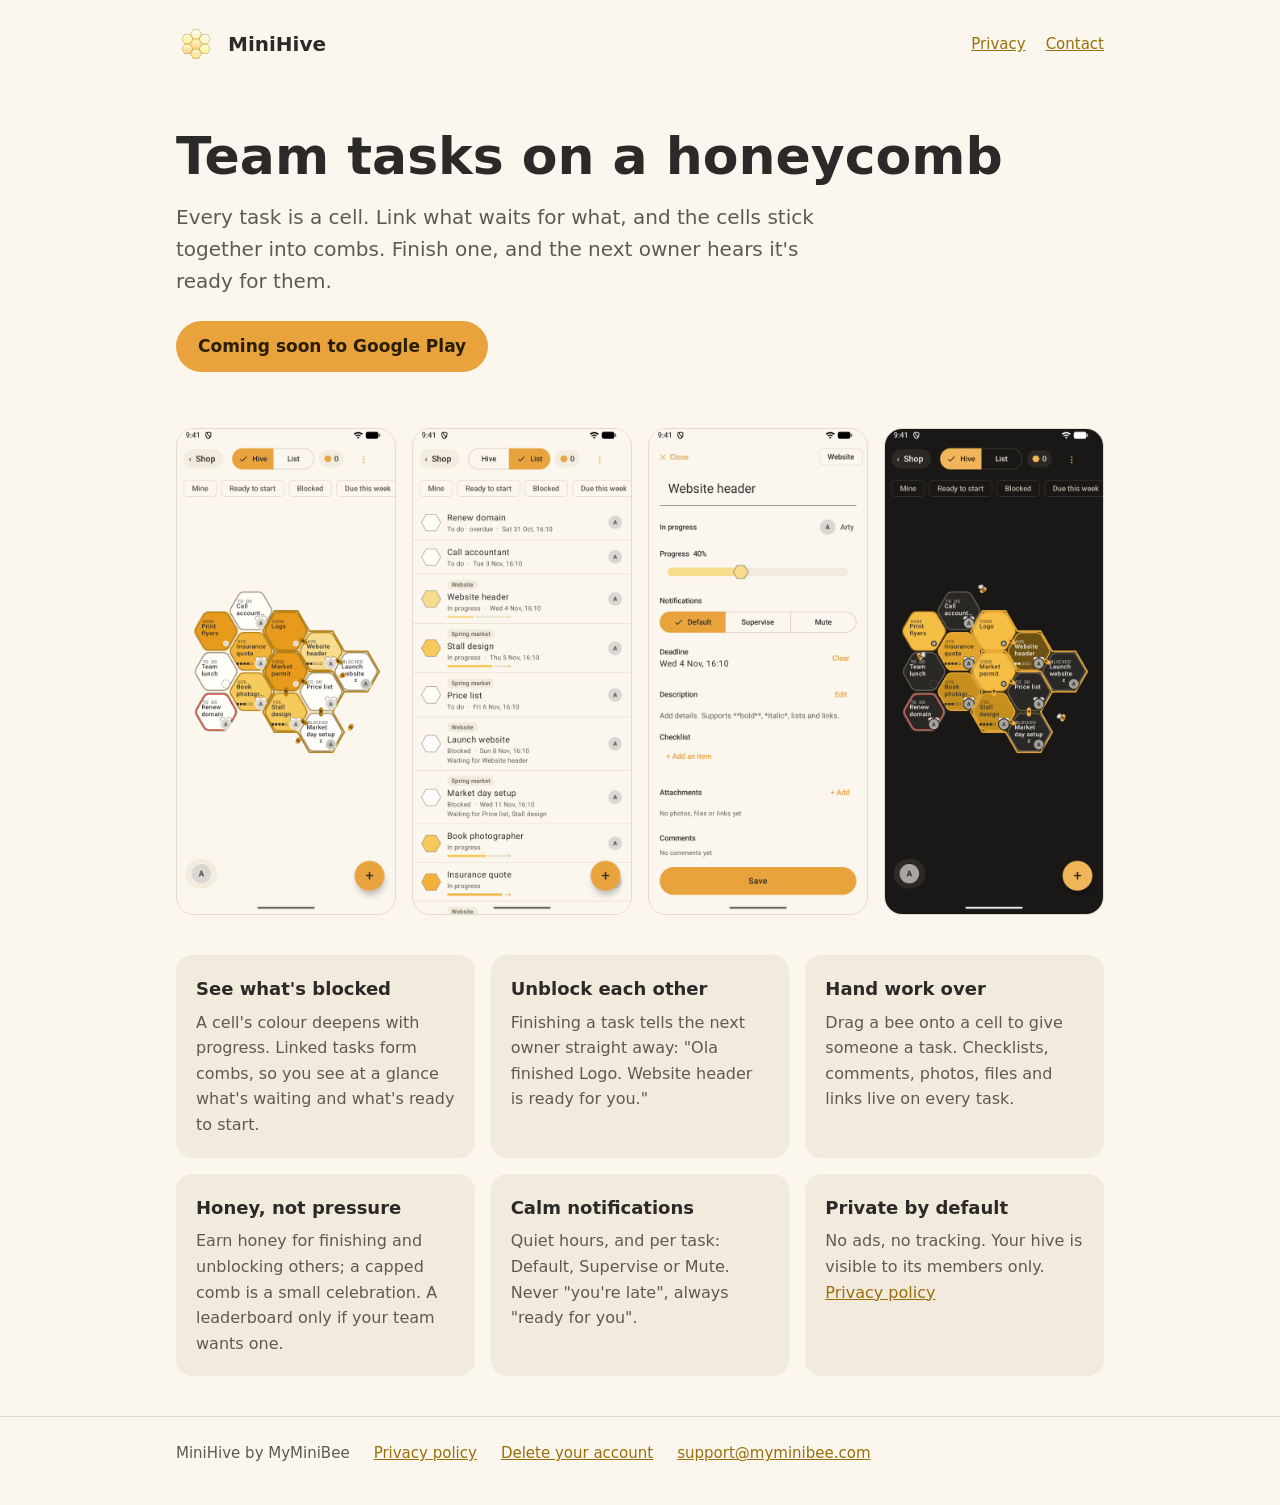
<file: index.html>
<!doctype html>
<html lang="en">
<head>
<meta charset="utf-8">
<meta name="viewport" content="width=device-width, initial-scale=1">
<title>MiniHive: team tasks on a honeycomb</title>
<meta name="description" content="MiniHive turns your team's to-do list into a living honeycomb. Link what waits for what, finish, and unblock each other.">
<link rel="icon" href="img/icon_512.png">
<link rel="stylesheet" href="style.css">
</head>
<body>
<header><div class="wrap">
  <img src="img/icon_512.png" alt="">
  <a class="name" href="./">MiniHive</a>
  <nav><a href="privacy/">Privacy</a><a href="mailto:support@myminibee.com">Contact</a></nav>
</div></header>

<main class="wrap">
  <section class="hero">
    <h1>Team tasks on a honeycomb</h1>
    <p>Every task is a cell. Link what waits for what, and the cells stick together into combs. Finish one, and the next owner hears it's ready for them.</p>
    <span class="badge">Coming soon to Google Play</span>
  </section>

  <section class="shots" aria-label="Screenshots">
    <img src="img/1_hive.png" alt="A hive of task cells coloured by progress, linked cells grouped into combs">
    <img src="img/2_list.png" alt="The list view with deadlines, owners and progress">
    <img src="img/3_task.png" alt="A task's page with progress, deadline, checklist and comments">
    <img src="img/4_dark.png" alt="The hive in the dark theme">
  </section>

  <section class="features">
    <div class="card"><h3>See what's blocked</h3><p>A cell's colour deepens with progress. Linked tasks form combs, so you see at a glance what's waiting and what's ready to start.</p></div>
    <div class="card"><h3>Unblock each other</h3><p>Finishing a task tells the next owner straight away: "Ola finished Logo. Website header is ready for you."</p></div>
    <div class="card"><h3>Hand work over</h3><p>Drag a bee onto a cell to give someone a task. Checklists, comments, photos, files and links live on every task.</p></div>
    <div class="card"><h3>Honey, not pressure</h3><p>Earn honey for finishing and unblocking others; a capped comb is a small celebration. A leaderboard only if your team wants one.</p></div>
    <div class="card"><h3>Calm notifications</h3><p>Quiet hours, and per task: Default, Supervise or Mute. Never "you're late", always "ready for you".</p></div>
    <div class="card"><h3>Private by default</h3><p>No ads, no tracking. Your hive is visible to its members only. <a href="privacy/">Privacy policy</a></p></div>
  </section>
</main>

<footer><div class="wrap">
  <span>MiniHive by MyMiniBee</span>
  <a href="privacy/">Privacy policy</a>
  <a href="privacy/#delete">Delete your account</a>
  <a href="mailto:support@myminibee.com">support@myminibee.com</a>
</div></footer>
</body>
</html>
</file>
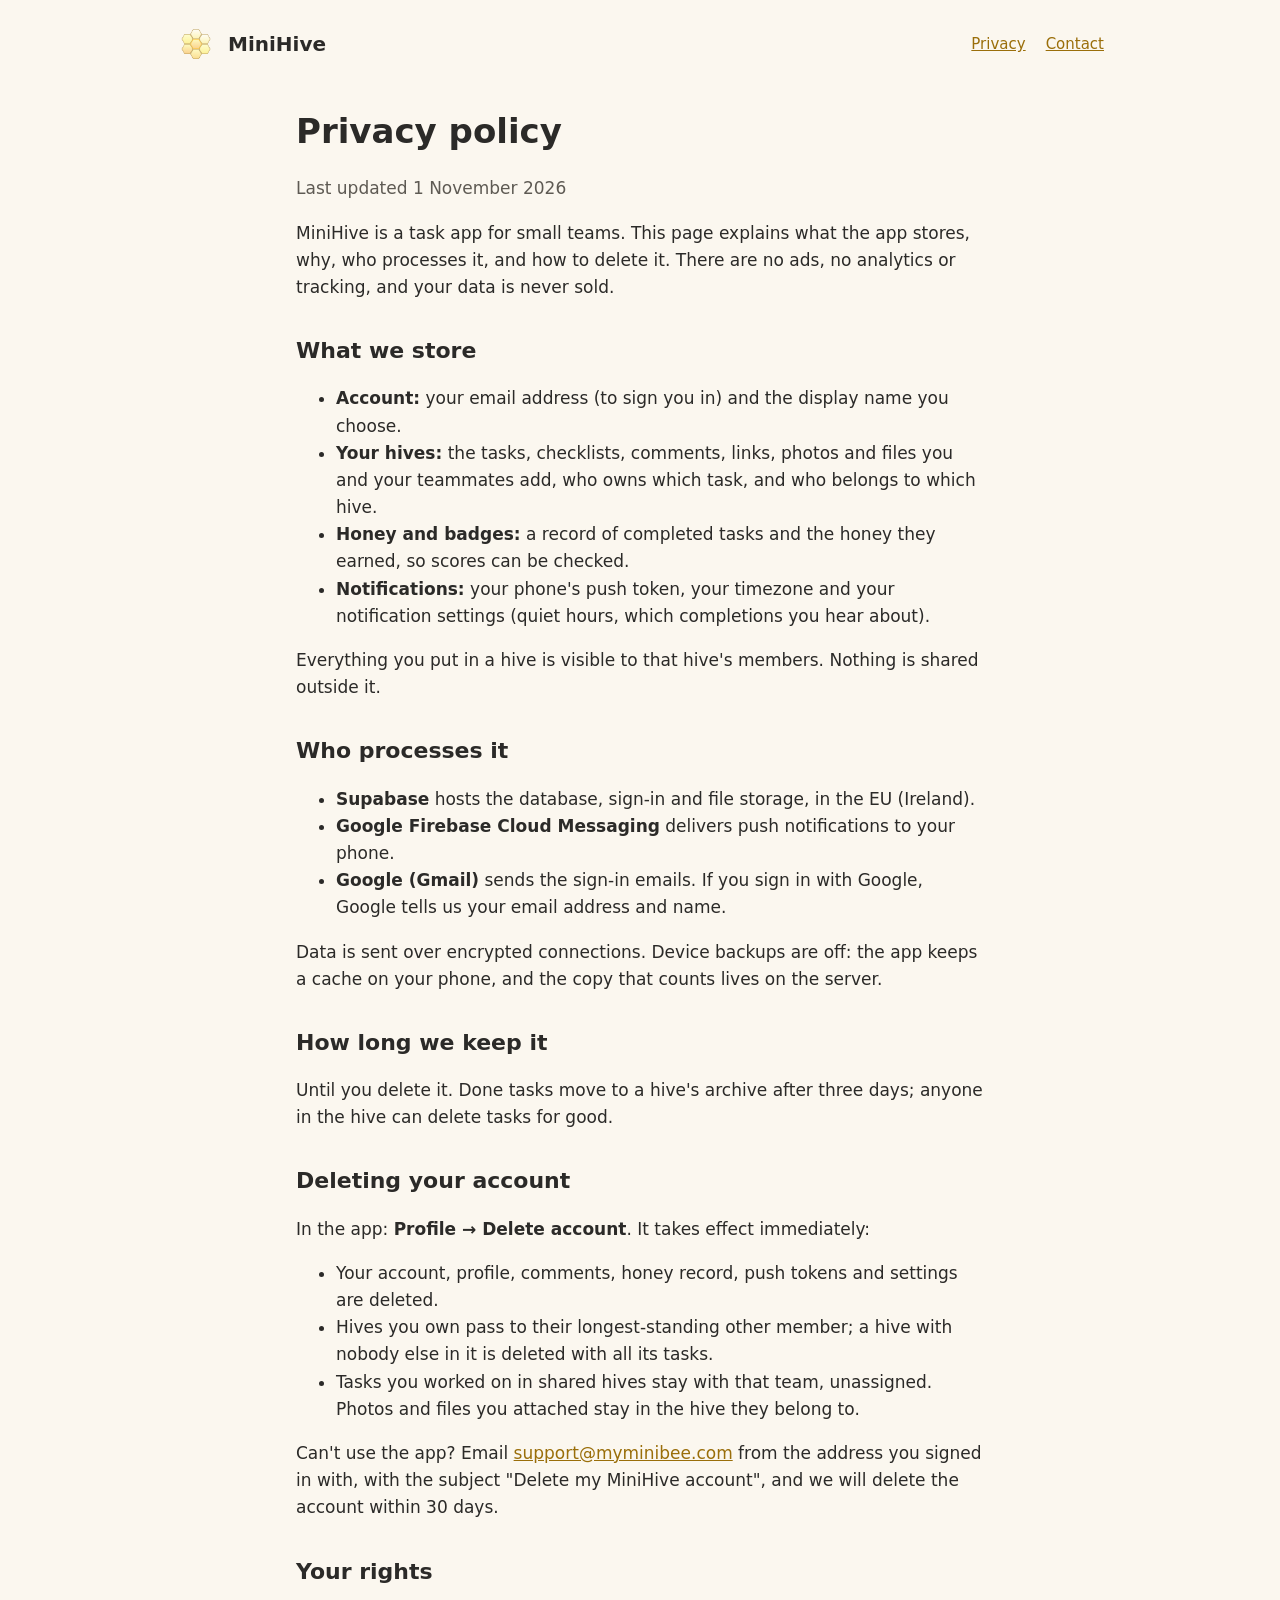
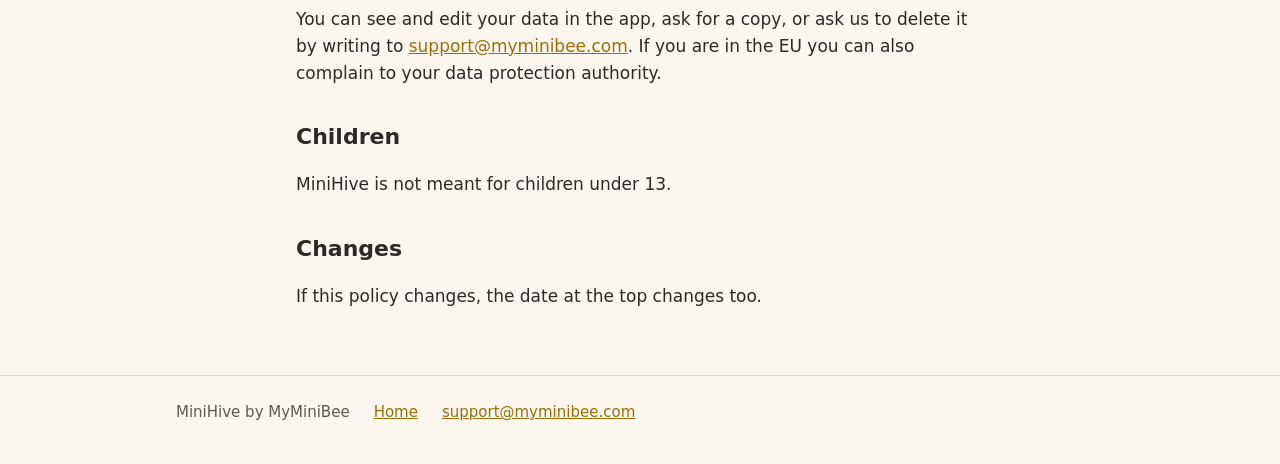
<file: privacy/index.html>
<!doctype html>
<html lang="en">
<head>
<meta charset="utf-8">
<meta name="viewport" content="width=device-width, initial-scale=1">
<title>MiniHive privacy policy</title>
<link rel="icon" href="../img/icon_512.png">
<link rel="stylesheet" href="../style.css">
</head>
<body>
<header><div class="wrap">
  <img src="../img/icon_512.png" alt="">
  <a class="name" href="../">MiniHive</a>
  <nav><a href="./">Privacy</a><a href="mailto:support@myminibee.com">Contact</a></nav>
</div></header>

<main class="wrap doc">
<h1>Privacy policy</h1>
<p class="muted">Last updated 1 November 2026</p>

<p>MiniHive is a task app for small teams. This page explains what the app stores, why, who processes it, and how to delete it. There are no ads, no analytics or tracking, and your data is never sold.</p>

<h2>What we store</h2>
<ul>
  <li><strong>Account:</strong> your email address (to sign you in) and the display name you choose.</li>
  <li><strong>Your hives:</strong> the tasks, checklists, comments, links, photos and files you and your teammates add, who owns which task, and who belongs to which hive.</li>
  <li><strong>Honey and badges:</strong> a record of completed tasks and the honey they earned, so scores can be checked.</li>
  <li><strong>Notifications:</strong> your phone's push token, your timezone and your notification settings (quiet hours, which completions you hear about).</li>
</ul>
<p>Everything you put in a hive is visible to that hive's members. Nothing is shared outside it.</p>

<h2>Who processes it</h2>
<ul>
  <li><strong>Supabase</strong> hosts the database, sign-in and file storage, in the EU (Ireland).</li>
  <li><strong>Google Firebase Cloud Messaging</strong> delivers push notifications to your phone.</li>
  <li><strong>Google (Gmail)</strong> sends the sign-in emails. If you sign in with Google, Google tells us your email address and name.</li>
</ul>
<p>Data is sent over encrypted connections. Device backups are off: the app keeps a cache on your phone, and the copy that counts lives on the server.</p>

<h2>How long we keep it</h2>
<p>Until you delete it. Done tasks move to a hive's archive after three days; anyone in the hive can delete tasks for good.</p>

<h2 id="delete">Deleting your account</h2>
<p>In the app: <strong>Profile → Delete account</strong>. It takes effect immediately:</p>
<ul>
  <li>Your account, profile, comments, honey record, push tokens and settings are deleted.</li>
  <li>Hives you own pass to their longest-standing other member; a hive with nobody else in it is deleted with all its tasks.</li>
  <li>Tasks you worked on in shared hives stay with that team, unassigned. Photos and files you attached stay in the hive they belong to.</li>
</ul>
<p>Can't use the app? Email <a href="mailto:support@myminibee.com?subject=Delete%20my%20MiniHive%20account">support@myminibee.com</a> from the address you signed in with, with the subject "Delete my MiniHive account", and we will delete the account within 30 days.</p>

<h2>Your rights</h2>
<p>You can see and edit your data in the app, ask for a copy, or ask us to delete it by writing to <a href="mailto:support@myminibee.com">support@myminibee.com</a>. If you are in the EU you can also complain to your data protection authority.</p>

<h2>Children</h2>
<p>MiniHive is not meant for children under 13.</p>

<h2>Changes</h2>
<p>If this policy changes, the date at the top changes too.</p>
</main>

<footer><div class="wrap">
  <span>MiniHive by MyMiniBee</span>
  <a href="../">Home</a>
  <a href="mailto:support@myminibee.com">support@myminibee.com</a>
</div></footer>
</body>
</html>
</file>
<file: style.css>
:root {
  --bg: #FBF7EF; --surface: #F2EBDD; --fg: #2B2A28; --muted: #5E5A53; --accent: #9A6E0A; --honey: #E8A33D; --line: #E3DACB;
  color-scheme: light dark;
}
@media (prefers-color-scheme: dark) {
  :root { --bg: #1A1816; --surface: #2E2A25; --fg: #EFE9DF; --muted: #BDB4A6; --accent: #F2B65A; --honey: #F2B65A; --line: #3A352F; }
}
* { box-sizing: border-box; }
body { margin: 0; background: var(--bg); color: var(--fg); font: 17px/1.6 system-ui, -apple-system, "Segoe UI", Roboto, sans-serif; }
a { color: var(--accent); }
.wrap { max-width: 960px; margin: 0 auto; padding: 0 16px; }
header { padding: 24px 0; }
header .wrap { display: flex; align-items: center; gap: 12px; }
header img { width: 40px; height: 40px; border-radius: 10px; }
header .name { font-weight: 700; font-size: 20px; color: var(--fg); text-decoration: none; }
header nav { margin-left: auto; display: flex; gap: 20px; font-size: 15px; }
.hero { padding: 40px 0 24px; }
.hero h1 { font-size: clamp(32px, 6vw, 52px); line-height: 1.1; margin: 0 0 16px; }
.hero p { font-size: 20px; color: var(--muted); max-width: 640px; margin: 0 0 24px; }
.badge { display: inline-block; background: var(--honey); color: #2B1E00; font-weight: 600; padding: 12px 22px; border-radius: 999px; text-decoration: none; }
.shots { display: grid; grid-template-columns: repeat(auto-fit, minmax(180px, 1fr)); gap: 16px; padding: 32px 0; }
.shots img { width: 100%; border-radius: 18px; border: 1px solid var(--line); }
.features { display: grid; grid-template-columns: repeat(auto-fit, minmax(240px, 1fr)); gap: 16px; padding: 8px 0 40px; }
.card { background: var(--surface); border-radius: 16px; padding: 20px; }
.card h3 { margin: 0 0 6px; font-size: 18px; }
.card p { margin: 0; color: var(--muted); font-size: 16px; }
footer { border-top: 1px solid var(--line); padding: 24px 0 40px; color: var(--muted); font-size: 15px; }
footer .wrap { display: flex; flex-wrap: wrap; gap: 8px 24px; }
.doc { max-width: 720px; padding-bottom: 48px; }
.doc h1 { font-size: 34px; margin: 16px 0 4px; }
.doc h2 { font-size: 22px; margin: 32px 0 8px; }
.doc .muted { color: var(--muted); }
</file>
